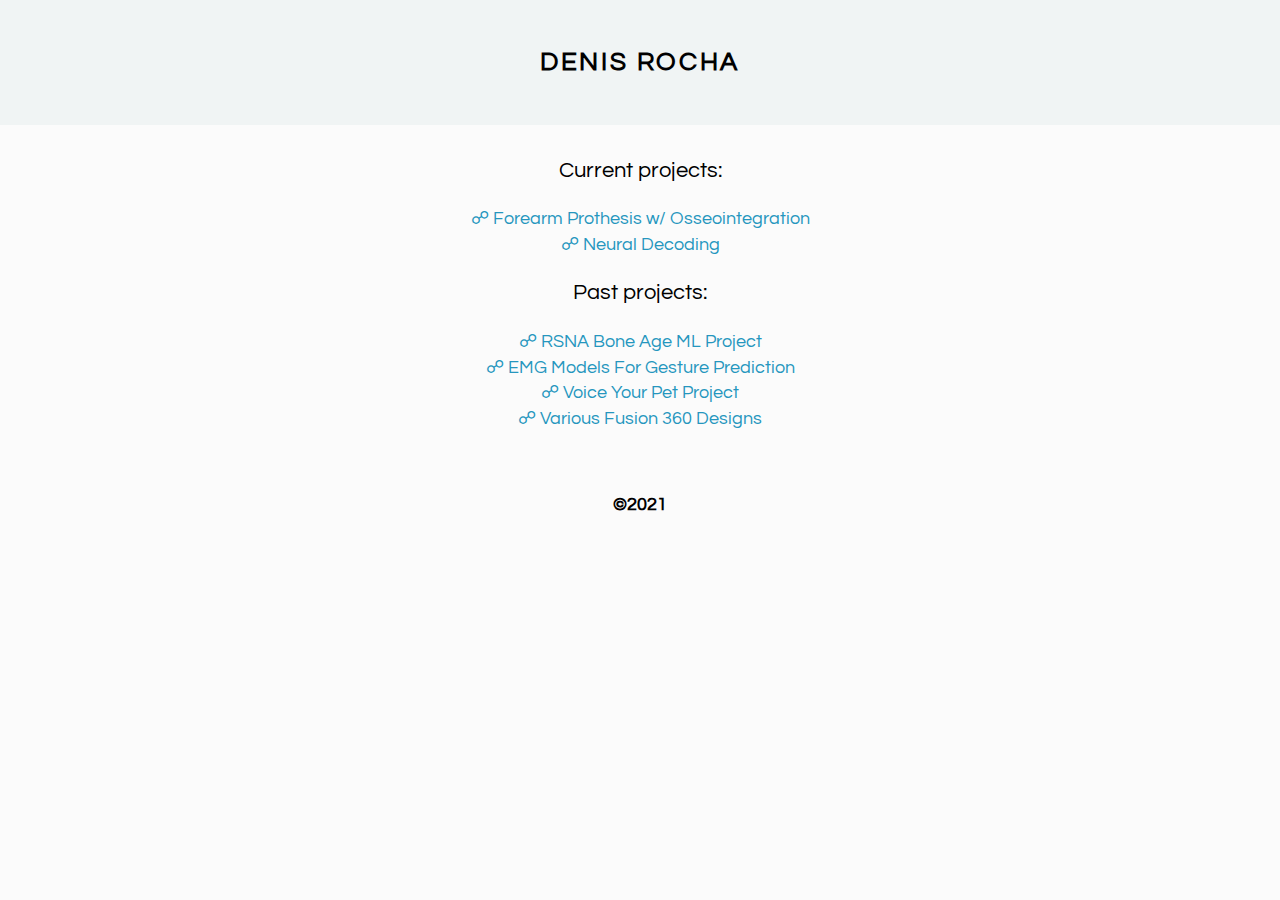
<file: index.html>
<!DOCTYPE html>
<html lang="en">
<head>
  <title style="color:blue"> Denis Rocha </title>
  <link href='https://fonts.googleapis.com/css?family=Questrial' rel='stylesheet'>
  <meta charset="utf-8">
  <meta name="viewport" content="width=device-width, initial-scale=1">
  <link rel="stylesheet" href="https://maxcdn.bootstrapcdn.com/bootstrap/3.4.1/css/bootstrap.min.css">
  <link href ="styles_index.css" rel = "stylesheet" type = "text/css">
  <script src="https://ajax.googleapis.com/ajax/libs/jquery/3.5.1/jquery.min.js"></script>
  <script src="https://maxcdn.bootstrapcdn.com/bootstrap/3.4.1/js/bootstrap.min.js"></script>
</head>
<body>

<div id="parte_cima"   class="jumbotron text-center">
  <h1 id="nome"> DENIS ROCHA </h1>
</div>

<div style="text-align:center;">
	<div id='tudo'>
      <p id="subtitulo">Current projects:</p>
      <br>
      <a href="forearm.html" id="link"> &#9741; Forearm Prothesis w/ Osseointegration </a>
      <br>
      <a href="neud.html" id="link"> &#9741; Neural Decoding </a>
      <br>
      <br>



		  <p id="subtitulo">Past projects:</p>
			<br>
			<a href="rsna.html" id="link"> &#9741; RSNA Bone Age ML Project </a>
			<br>
      <a href="emg.html" id="link"> &#9741; EMG Models For Gesture Prediction </a>
			<br>
			<a href="pet.html" id="link"> &#9741; Voice Your Pet Project </a>
			<br>
			<a href="fusion.html" id="link"> &#9741; Various Fusion 360 Designs </a>

			<br>
			<br>
			<br>
			<br>
			<label id="data" for="works"> &copy2021 </label>



	</div>
</div>
</file>
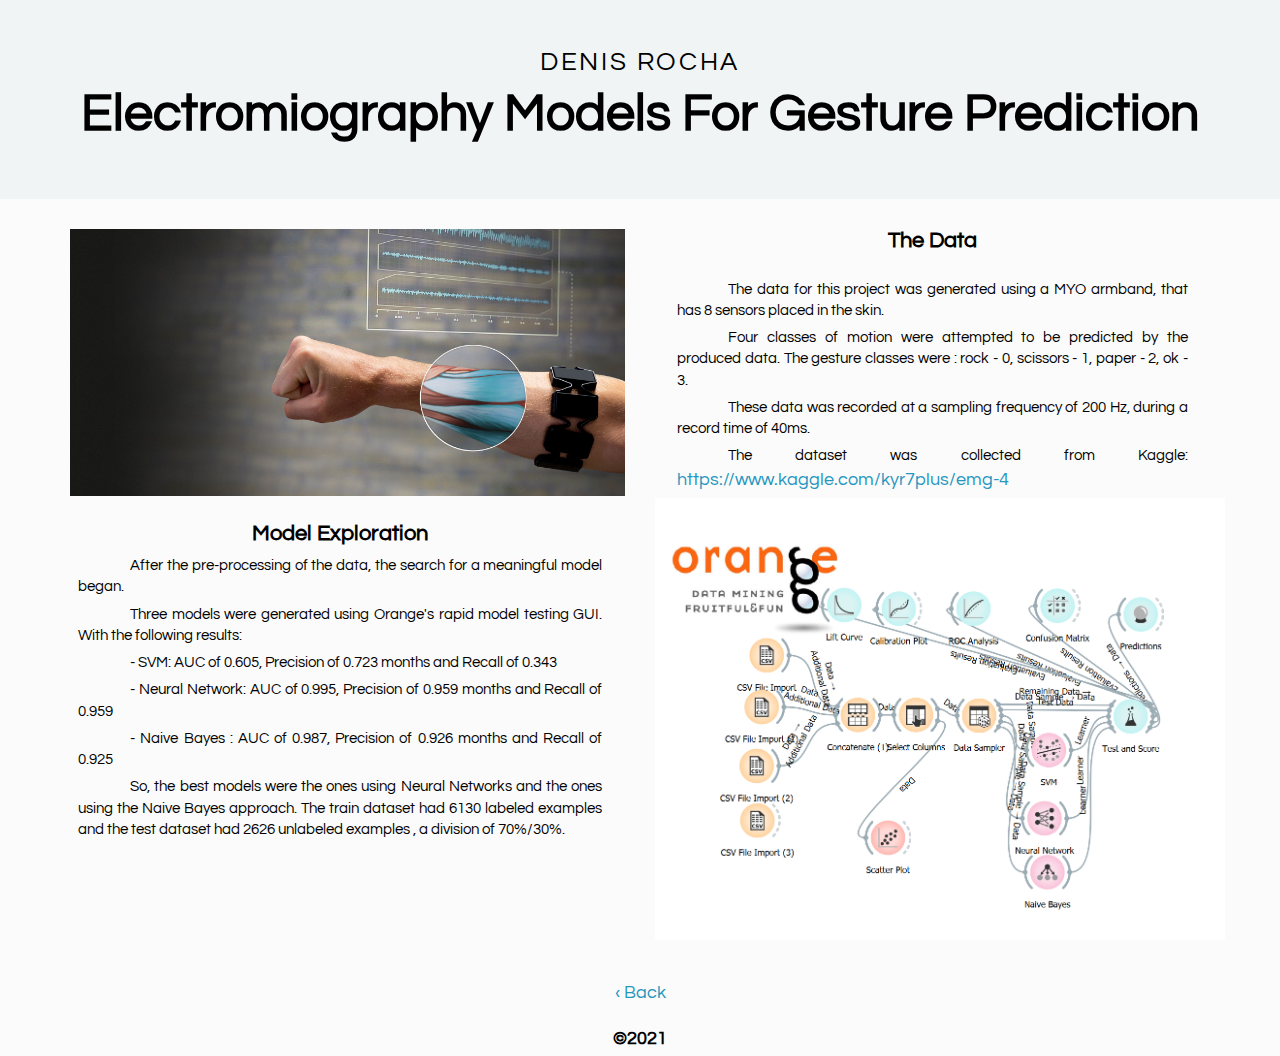
<file: emg.html>
<!DOCTYPE html>
<html lang="en">
<head>
  <title style="color:blue"> EMG Models for Gesture Prediciton </title>
  <link href='https://fonts.googleapis.com/css?family=Questrial' rel='stylesheet'>
  <meta charset="utf-8">
  <meta name="viewport" content="width=device-width, initial-scale=1">
  <link rel="stylesheet" href="https://maxcdn.bootstrapcdn.com/bootstrap/3.4.1/css/bootstrap.min.css">
  <link href ="styles_emg.css" rel = "stylesheet" type = "text/css">
  <script src="https://ajax.googleapis.com/ajax/libs/jquery/3.5.1/jquery.min.js"></script>
  <script src="https://maxcdn.bootstrapcdn.com/bootstrap/3.4.1/js/bootstrap.min.js"></script>
</head>
<body>

<div id="parte_cima"   class="jumbotron text-center">
  <h1 id="nome"> DENIS ROCHA </h1>
  <p id="subtitulo"> Electromiography Models For Gesture Prediction  </p>
</div>

<div id="parte_baixo"  class="container">
  <div class="row">


    <!-- 1 -->
    <div class="col-sm-6">
        <img src="myo_armband.jpg" alt="png" style="width:100%;height:100%;">
    </div>
    <div class="col-sm-6">
      <h3  id="titulo_texto" > The Data </h3>
      <br>
      <p  id="texto"> The data for this project was generated using a MYO armband, that has 8 sensors placed in the skin. </p>
      <p  id="texto"> Four classes of motion were attempted to be predicted by the produced data. The gesture classes were : rock - 0, scissors - 1, paper - 2, ok - 3. </p>
      <p  id="texto"> These data was recorded at a sampling frequency of 200 Hz, during a record time of 40ms. </p>

      <p  id="texto"> The dataset was collected from Kaggle: <a href="https://www.kaggle.com/kyr7plus/emg-4" id="link"> https://www.kaggle.com/kyr7plus/emg-4 </a>
      </p>
    </div>




      <div class="row">
    <!-- 3 -->
    <div class="col-lg-6">
      <br>
      <p id="titulo_texto" > Model Exploration </p>
      <p id="texto" > After the pre-processing of the data, the search for a meaningful model began. </p>
      <p id="texto" > Three models were generated using Orange's rapid model testing GUI. With the following results:  </p>
      <p id="texto" > - SVM: AUC of 0.605, Precision of 0.723 months and Recall of 0.343  </p>
      <p id="texto" > - Neural Network: AUC of 0.995, Precision of 0.959 months and Recall of 0.959  </p>
      <p id="texto" > - Naive Bayes :  AUC of 0.987, Precision of 0.926 months and Recall of 0.925   </p>
      <p id="texto" > So, the best models were the ones using Neural Networks and the ones using the Naive Bayes approach. The train dataset had 6130 labeled examples and the test dataset had 2626 unlabeled examples , a division of 70%/30%.   </p>


    </div>


    <!-- 4 -->
    <div class="col-lg-6">
        <img src="model_emg-ed.png" alt="png" style="width:100%;height:100%;">
      </div>

  </div>
    </div>

  </div>


<div style="text-align:center;">
			<br>
			<br>
			<a href="index.html" id="link"> &#x2039; Back </a>

			<br>
			<br>
			<label id="data" for="works"> &copy2021 </label>
</div>
</body>
</html>
</file>
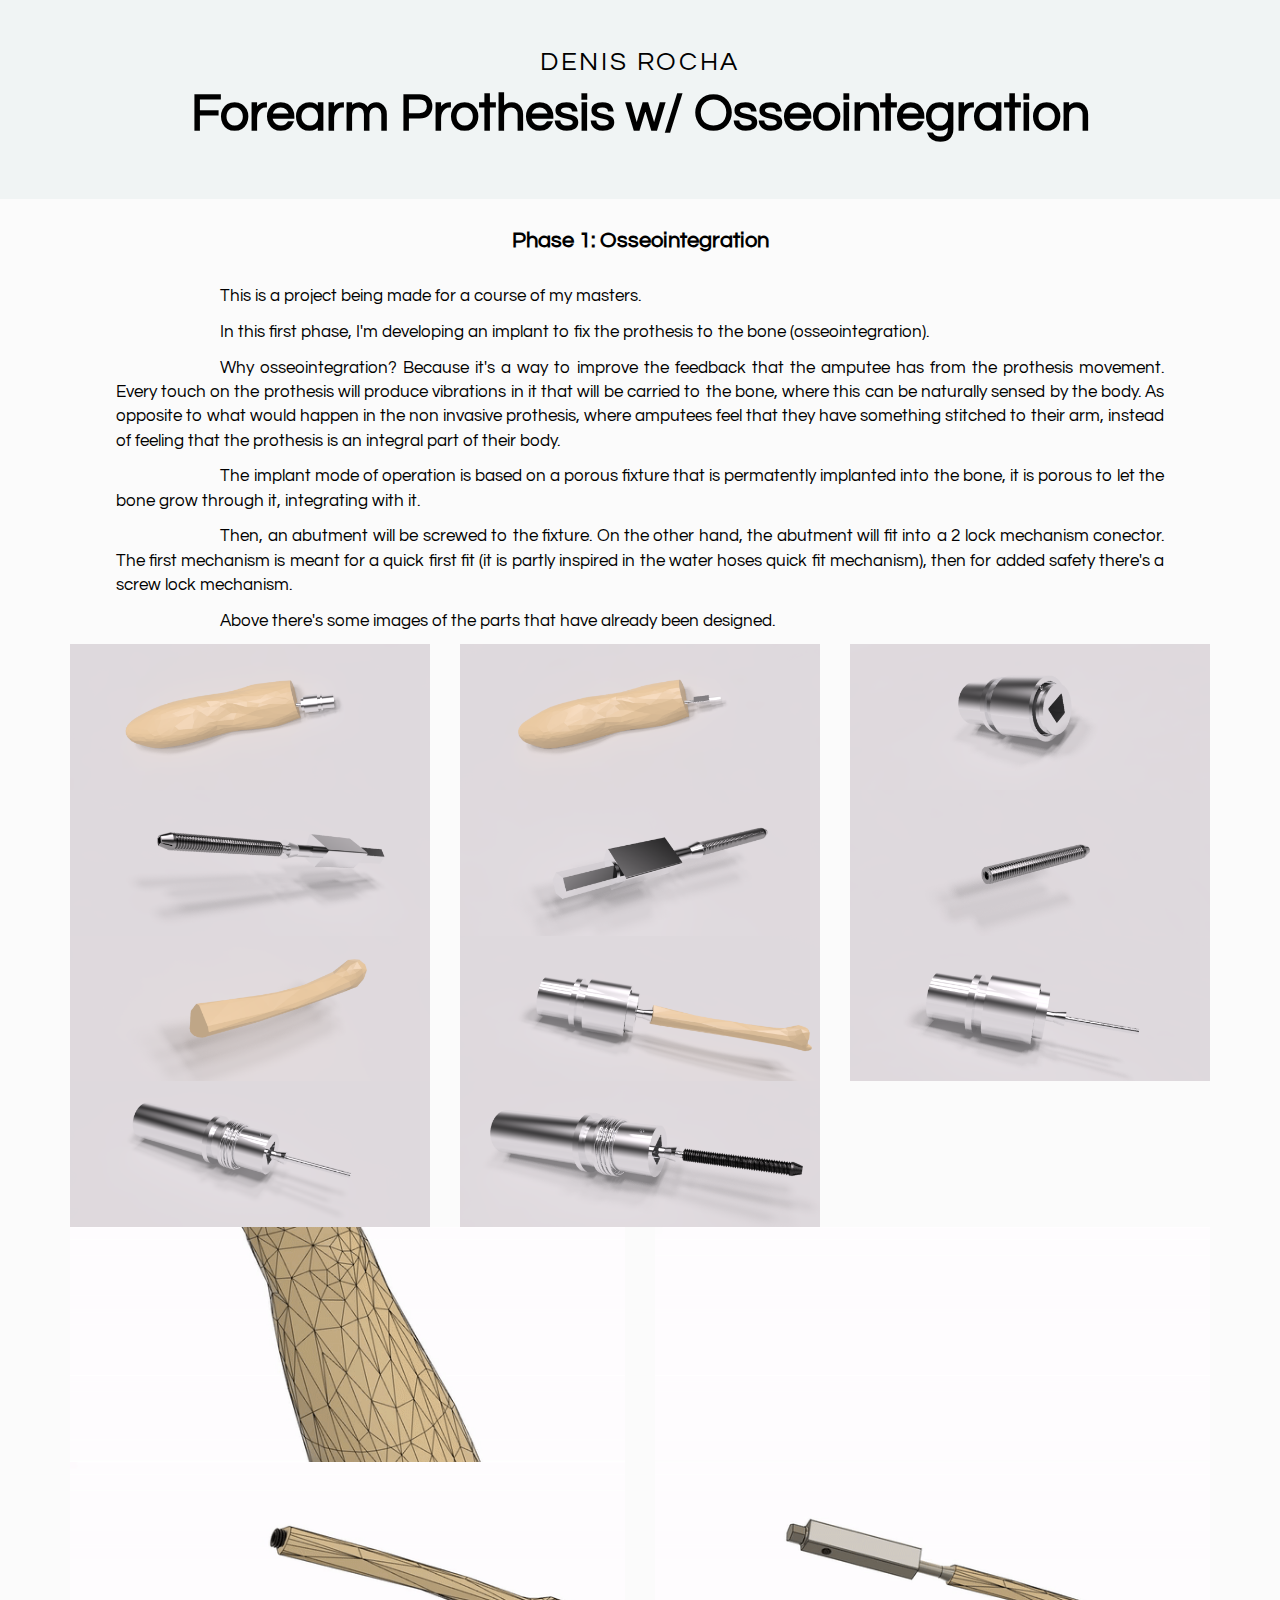
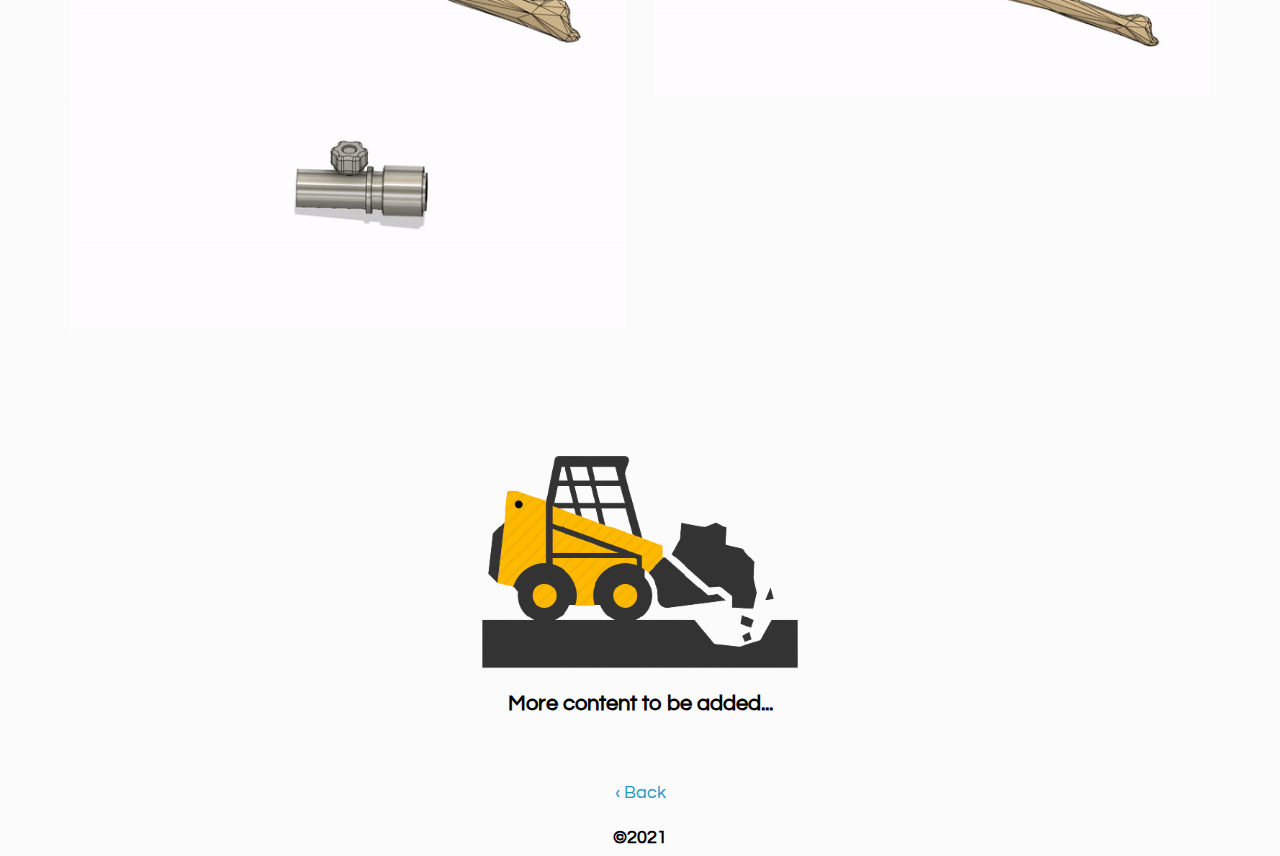
<file: forearm.html>
<!DOCTYPE html>
<html lang="en">
<head>
    <title style="color:blue"> Forearm Prothesis w/ Osseointegration </title>
  <link href='https://fonts.googleapis.com/css?family=Questrial' rel='stylesheet'>
  <meta charset="utf-8">
  <meta name="viewport" content="width=device-width, initial-scale=1">
  <link rel="stylesheet" href="https://maxcdn.bootstrapcdn.com/bootstrap/3.4.1/css/bootstrap.min.css">
  <link href ="styles_pet.css" rel = "stylesheet" type = "text/css">
  <script src="https://ajax.googleapis.com/ajax/libs/jquery/3.5.1/jquery.min.js"></script>
  <script src="https://maxcdn.bootstrapcdn.com/bootstrap/3.4.1/js/bootstrap.min.js"></script>
</head>
<body>

<div id="parte_cima"   class="jumbotron text-center">
  <h1 id="nome"> DENIS ROCHA </h1>
  <p id="subtitulo"> Forearm Prothesis w/ Osseointegration </p>
</div>

<div id="parte_baixo"  class="container">
  <div class="row">

    <div class="col-sm-12">
      <h3  id="titulo_texto" > Phase 1: Osseointegration </h3>
      <br>
      <p  id="texto"> This is a project being made for a course of my masters. </p>
       <p  id="texto"> In this first phase, I'm developing an implant to fix the prothesis to the bone (osseointegration). </p>
       <p  id="texto"> Why osseointegration? Because it's a way to improve the feedback that the amputee has from the prothesis movement. Every touch on the prothesis will produce vibrations in it that will be carried to the bone, where this can be naturally sensed by the body. As opposite to what would happen in the non invasive prothesis, where amputees feel that they have something stitched to their arm, instead of feeling that the prothesis is an integral part of their body. </p>
       <p  id="texto"> The implant mode of operation is based on a porous fixture that is permatently implanted into the bone, it is porous to let the bone grow through it, integrating with it. </p>
       <p  id="texto"> Then, an abutment will be screwed to the fixture. On the other hand, the abutment will fit into a 2 lock mechanism conector. The first mechanism is meant for a quick first fit (it is partly inspired in the water hoses quick fit mechanism), then for added safety there's a screw lock mechanism.  </p>
       <p  id="texto"> Above there's some images of the parts that have already been designed. </p>
    </div>
    </div>

    <div class="row">

    <div class="col-sm-4"> <img src="osseo (1).png" alt="png" style="width:100%;height:100%;"> </div>
    <div class="col-sm-4"> <img src="osseo (2).png" alt="png" style="width:100%;height:100%;"> </div>
    <div class="col-sm-4"> <img src="osseo (3).png" alt="png" style="width:100%;height:100%;"> </div>
    <div class="col-sm-4"> <img src="osseo (4).png" alt="png" style="width:100%;height:100%;"> </div>
    <div class="col-sm-4"> <img src="osseo (5).png" alt="png" style="width:100%;height:100%;"> </div>
    <div class="col-sm-4"> <img src="osseo (6).png" alt="png" style="width:100%;height:100%;"> </div>
    <div class="col-sm-4"> <img src="osseo (7).png" alt="png" style="width:100%;height:100%;"> </div>
    <div class="col-sm-4"> <img src="osseo (8).png" alt="png" style="width:100%;height:100%;"> </div>
    <div class="col-sm-4"> <img src="osseo (9).png" alt="png" style="width:100%;height:100%;"> </div>
    <div class="col-sm-4"> <img src="osseo (10).png" alt="png" style="width:100%;height:100%;"> </div>
    <div class="col-sm-4"> <img src="osseo (11).png" alt="png" style="width:100%;height:100%;"> </div>



    </div>

    <div class="row">
      <div class="col-lg-6"> <img src="lesao_v2_gif.gif" alt="gif" style="width:100%;height:100%;"></div>
      <div class="col-lg-6"> <img src="fixture_gif.gif" alt="gif" style="width:100%;height:100%;"></div>
      <div class="col-lg-6"> <img src="abutment_gif.gif" alt="gif" style="width:100%;height:100%;"></div>
      <div class="col-lg-6"> <img src="conetor_gif.gif" alt="gif" style="width:100%;height:100%;"></div>
      <div class="col-lg-6"> <img src="exploding conector_Trim_gif.gif" alt="gif" style="width:100%;height:100%;"></div>
   </div>




  <div class="row">
      <div class="col-sm-4"></div>



    <div class="col-sm-4">
        <img src="bobcat-nobg.png" alt="png" style="width:100%;height:100%;">
    </div>

  </div>

  <div class="row">
    <div class="col-sm-4"></div>

  <div class="col-sm-4">
    <h3  id="titulo_texto" > More content to be added... </h3>
    <br>
    <p  id="texto">  </p>

  </div>
  </div>



</div>

<div style="text-align:center;">
			<br>
			<br>
			<a href="index.html" id="link"> &#x2039; Back </a>

			<br>
			<br>
			<label id="data" for="works"> &copy2021 </label>
</div>
</body>
</html>
</file>
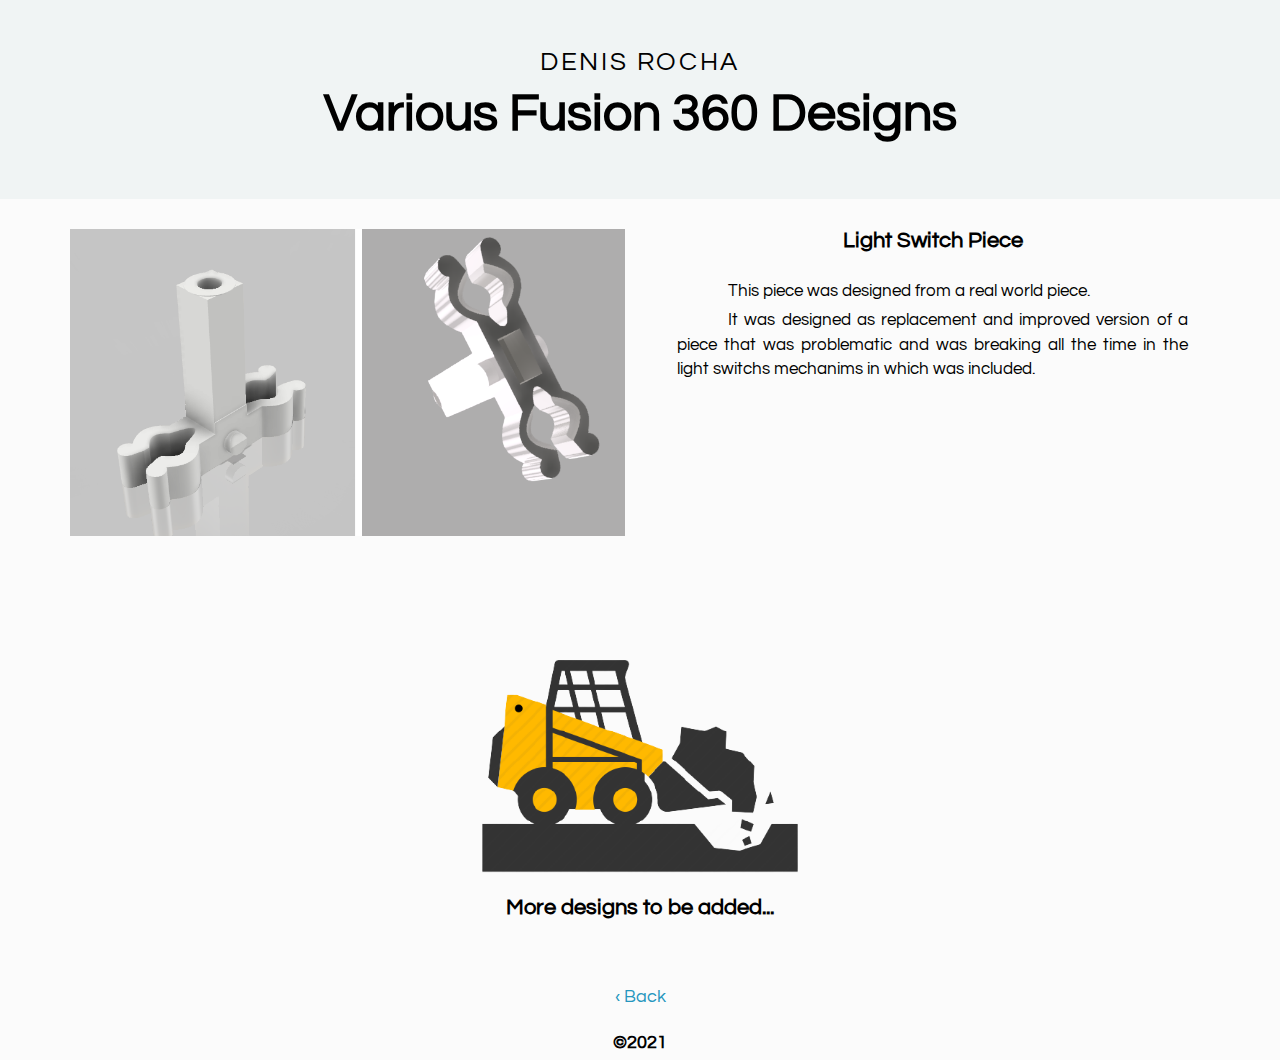
<file: fusion.html>
<!DOCTYPE html>
<html lang="en">
<head>
    <title style="color:blue"> Various Fusion 360 Designs </title>
  <link href='https://fonts.googleapis.com/css?family=Questrial' rel='stylesheet'>
  <meta charset="utf-8">
  <meta name="viewport" content="width=device-width, initial-scale=1">
  <link rel="stylesheet" href="https://maxcdn.bootstrapcdn.com/bootstrap/3.4.1/css/bootstrap.min.css">
  <link href ="styles_pet.css" rel = "stylesheet" type = "text/css">
  <script src="https://ajax.googleapis.com/ajax/libs/jquery/3.5.1/jquery.min.js"></script>
  <script src="https://maxcdn.bootstrapcdn.com/bootstrap/3.4.1/js/bootstrap.min.js"></script>
</head>
<body>

<div id="parte_cima"   class="jumbotron text-center">
  <h1 id="nome"> DENIS ROCHA </h1>
  <p id="subtitulo">Various Fusion 360 Designs </p>
</div>

<div id="parte_baixo"  class="container">
  <div class="row">

    <div class="col-sm-6">
        <img src="pecas.png" alt="png" style="width:100%;height:100%;">
    </div>
    <div class="col-sm-6">
      <h3  id="titulo_texto" > Light Switch Piece </h3>
      <br>
      <p  id="texto"> This piece was designed from a real world piece. </p>
       <p  id="texto">  It was designed as replacement and improved version of a piece that was problematic and was breaking all the time in the light switchs mechanims in which was included. </p>


    </div>
    </div>

  <div class="row">
      <div class="col-sm-4"></div>



    <div class="col-sm-4">
        <img src="bobcat-nobg.png" alt="png" style="width:100%;height:100%;">
    </div>

  </div>

  <div class="row">
    <div class="col-sm-4"></div>

  <div class="col-sm-4">
    <h3  id="titulo_texto" > More designs to be added... </h3>
    <br>
    <p  id="texto">  </p>

  </div>
  </div>



</div>

<div style="text-align:center;">
			<br>
			<br>
			<a href="index.html" id="link"> &#x2039; Back </a>

			<br>
			<br>
			<label id="data" for="works"> &copy2021 </label>
</div>
</body>
</html>
</file>
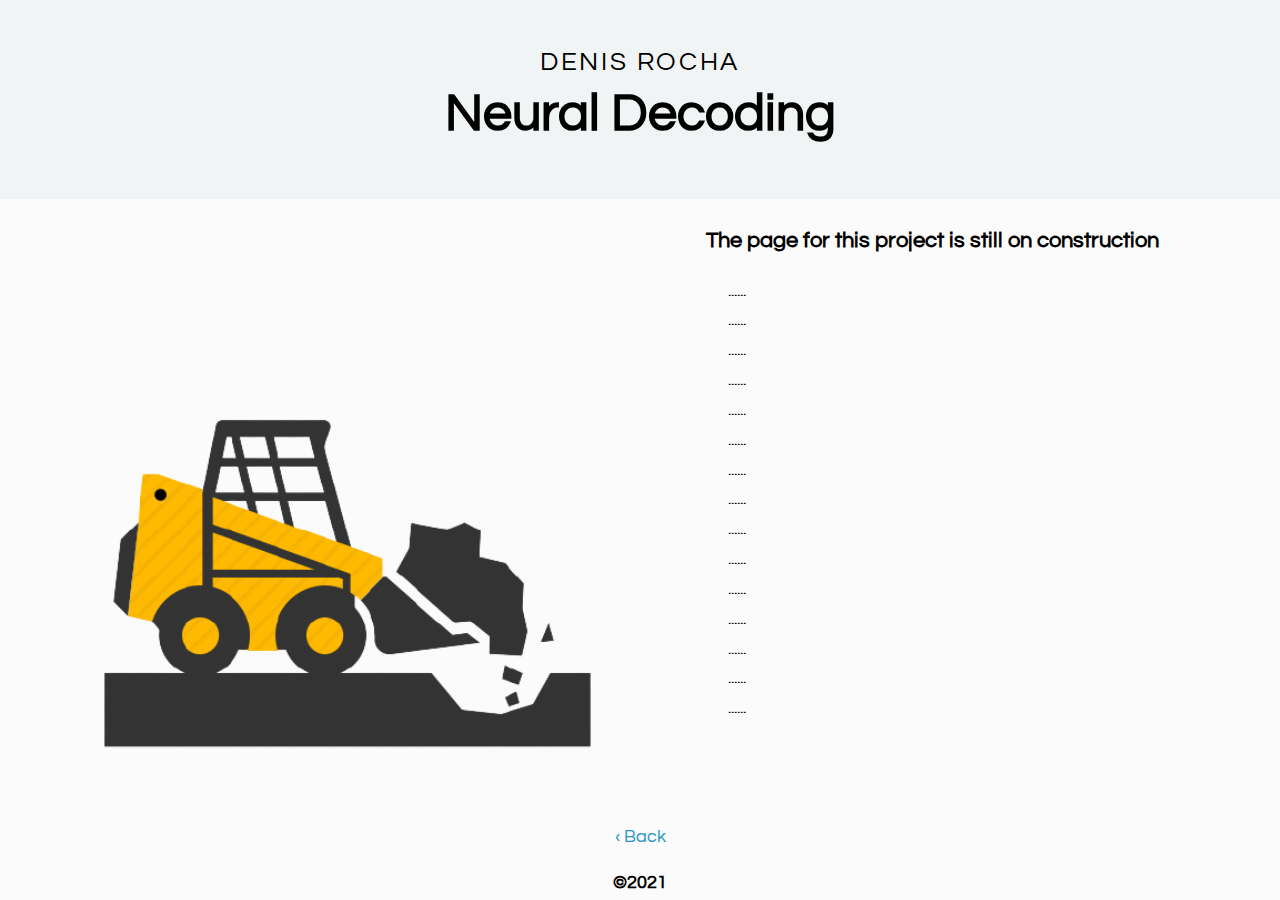
<file: neud.html>
<!DOCTYPE html>
<html lang="en">
<head>
    <title style="color:blue"> Neural Decoding </title>
  <link href='https://fonts.googleapis.com/css?family=Questrial' rel='stylesheet'>
  <meta charset="utf-8">
  <meta name="viewport" content="width=device-width, initial-scale=1">
  <link rel="stylesheet" href="https://maxcdn.bootstrapcdn.com/bootstrap/3.4.1/css/bootstrap.min.css">
  <link href ="styles_pet.css" rel = "stylesheet" type = "text/css">
  <script src="https://ajax.googleapis.com/ajax/libs/jquery/3.5.1/jquery.min.js"></script>
  <script src="https://maxcdn.bootstrapcdn.com/bootstrap/3.4.1/js/bootstrap.min.js"></script>
</head>
<body>

<div id="parte_cima"   class="jumbotron text-center">
  <h1 id="nome"> DENIS ROCHA </h1>
  <p id="subtitulo">Neural Decoding</p>
</div>

<div id="parte_baixo"  class="container">
  <div class="row">
    <div class="col-sm-6">
        <img src="bobcat-nobg.png" alt="png" style="width:100%;height:100%;">
    </div>
    <div class="col-sm-6">
      <h3  id="titulo_texto" > The page for this project is still on construction </h3>
      <br>
      <p  id="texto"> ...... </p>
      <p  id="texto"> ...... </p>
      <p  id="texto"> ...... </p>
      <p  id="texto"> ...... </p>
      <p  id="texto"> ...... </p>
      <p  id="texto"> ...... </p>
      <p  id="texto"> ...... </p>
      <p  id="texto"> ...... </p>
      <p  id="texto"> ...... </p>
      <p  id="texto"> ...... </p>
      <p  id="texto"> ...... </p>
      <p  id="texto"> ...... </p>
      <p  id="texto"> ...... </p>
      <p  id="texto"> ...... </p>
      <p  id="texto"> ...... </p>
    </div>


  </div>
</div>

<div style="text-align:center;">
			<br>
			<br>
			<a href="index.html" id="link"> &#x2039; Back </a>

			<br>
			<br>
			<label id="data" for="works"> &copy2021 </label>
</div>
</body>
</html>
</file>
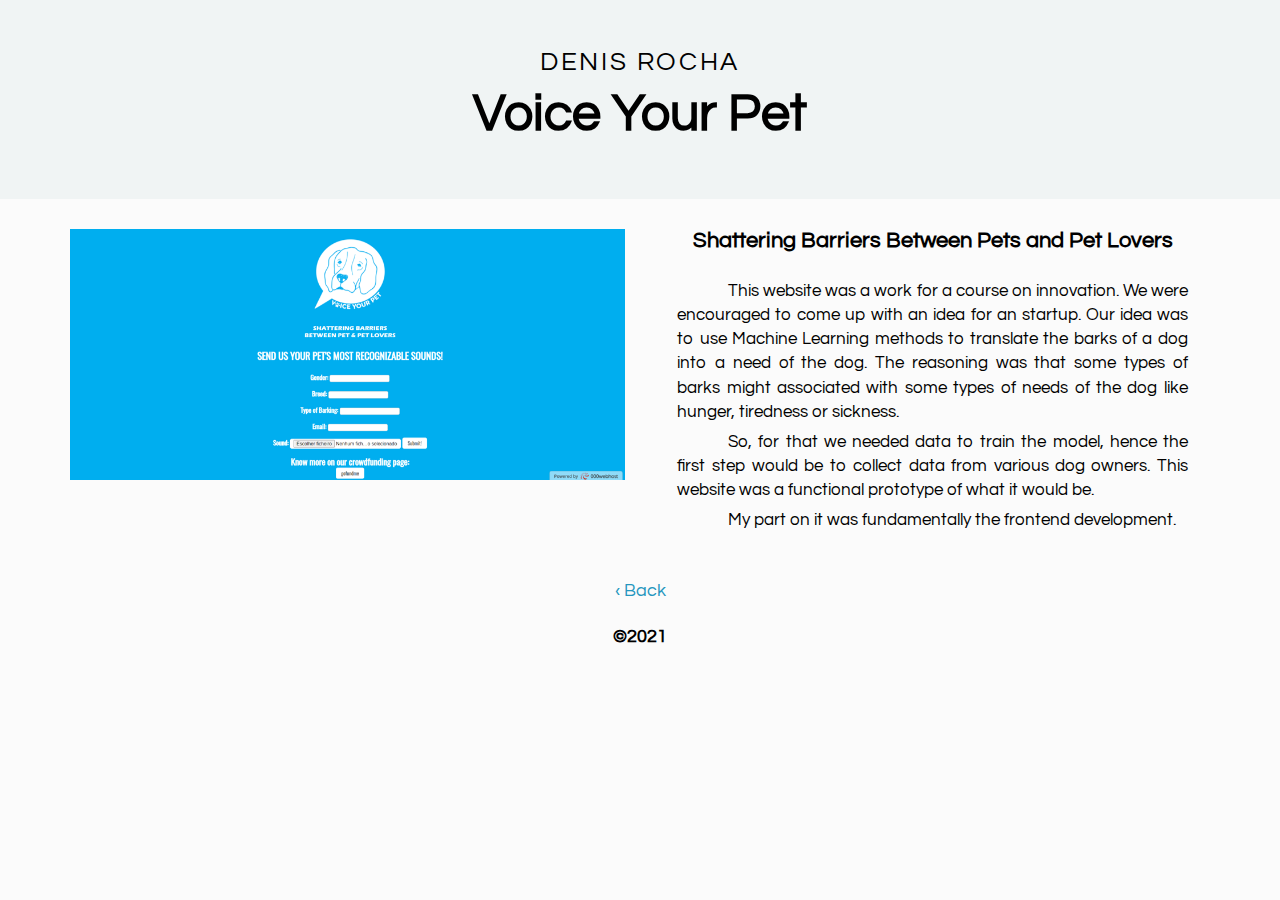
<file: pet.html>
<!DOCTYPE html>
<html lang="en">
<head>
  <title style="color:blue"> Voice Your Pet </title>
  <link href='https://fonts.googleapis.com/css?family=Questrial' rel='stylesheet'>
  <meta charset="utf-8">
  <meta name="viewport" content="width=device-width, initial-scale=1">
  <link rel="stylesheet" href="https://maxcdn.bootstrapcdn.com/bootstrap/3.4.1/css/bootstrap.min.css">
  <link href ="styles_pet.css" rel = "stylesheet" type = "text/css">
  <script src="https://ajax.googleapis.com/ajax/libs/jquery/3.5.1/jquery.min.js"></script>
  <script src="https://maxcdn.bootstrapcdn.com/bootstrap/3.4.1/js/bootstrap.min.js"></script>
</head>
<body>

<div id="parte_cima"   class="jumbotron text-center">
  <h1 id="nome"> DENIS ROCHA </h1>
  <p id="subtitulo">Voice Your Pet</p>
</div>

<div id="parte_baixo"  class="container">
  <div class="row">
    <div class="col-sm-6">
        <img src="voiceyourpet_website.png" alt="png" style="width:100%;height:100%;">
    </div>
    <div class="col-sm-6">
      <h3  id="titulo_texto" > Shattering Barriers Between Pets and Pet Lovers </h3>
      <br>
      <p  id="texto"> This website was a work for a course on innovation. We were encouraged to come up with an idea for an startup. Our idea was to use Machine Learning methods to translate the barks of a dog into a need of the dog. The reasoning was that some types of barks might associated with some types of needs of the dog like hunger, tiredness or sickness. </p>
      <p  id="texto"> So, for that we needed data to train the model, hence the first step would be to collect data from various dog owners. This website was a functional prototype of what it would be. </p>
      <p  id="texto"> My part on it was fundamentally the frontend development. </p>
    </div>


  </div>
</div>

<div style="text-align:center;">
			<br>
			<br>
			<a href="index.html" id="link"> &#x2039; Back </a>

			<br>
			<br>
			<label id="data" for="works"> &copy2021 </label>
</div>
</body>
</html>
</file>
<file: styles_index.css>
body{
    background-color: #FBFBFB;
}

#parte_cima{
    background-color:  rgb(240,244,244);
}

#parte_baixo{
    background-color: #FBFBFB;
}




#tudo{
    /*height:80%;
    width:100%;*/
    margin: auto;
}


#nome{
  text-align:center;
  font-family: 'Questrial';font-size: 28px;
	font-size: 26px;
  letter-spacing: 0.1em;
  /*word-spacing: 0.3em;*/
	color: black;
	font-weight: bold;
  margin:0
}

#subtitulo{
  text-align:center;
  font-family: 'Questrial';
	font-size: 22px;
  /*letter-spacing: 0.1em;*/
	color: black;
	/*font-weight: bold;*/
  margin:0;
}

#texto {
  font-family: 'Questrial';
  font-size: 17px;
  color: black;

}


#data {
  font-family: 'Questrial';
  font-size: 16px;
  /*font-weight: bold;*/
  color: black;
  font-size:18px;
}

#link {
  font-family: 'Questrial';
  font-size: 16px;
  /*font-weight: bold;*/
  color: rgb(37, 150, 190);
  font-size:18px;
}


#button{
  color: rgb(37, 150, 190);
  font-size:20px;
  text-decoration: underline;
  background-color: Transparent;
  background-repeat:no-repeat;
  border: none;
  cursor:pointer;
  overflow: hidden;
  outline:none;
}
</file>
<file: styles_emg.css>
body{
    background-color: #FBFBFB;
}

#parte_cima{
    background-color:  rgb(240,244,244);
}

#parte_baixo{
    background-color: #FBFBFB;
}


#tudo{
    /*height:80%;
    width:100%;*/
    margin: auto;
}


#nome{
  text-align:center;
  font-family: 'Questrial';font-size: 22px;
	font-size: 26px;
  letter-spacing: 0.1em;
  /*word-spacing: 0.3em;*/
	color: black;

  margin:0
}

#subtitulo{
  text-align:center;
  font-family: 'Questrial';
	font-size: 52px;
  /*letter-spacing: 0.1em;*/
	color: black;
	font-weight: bold;
  margin:0;
}

#titulo_texto {
  text-align:center;
  font-family: 'Questrial';
  font-size: 22px;
    color: black;
    margin:0;
    font-weight: bold;
}

#texto {
  text-align:center;
  font-family: 'Questrial';
  font-size: 15px;
   color: black;
   margin:1%;
   margin-right: 4%;
   margin-left: 4%;
   text-align: justify;
 text-justify: inter-word;
 text-indent:10%;
}


#data {
  font-family: 'Questrial';
  font-size: 16px;
  /*font-weight: bold;*/
  color: black;
  font-size:18px;
}

#link {
  font-family: 'Questrial';
  font-size: 16px;
  /*font-weight: bold;*/
  color: rgb(37, 150, 190);
  font-size:18px;
}


body,html{padding:0; margin:0;height:100%;width:100%;}

#top{
  /*background-color:red;*/
  height:15%;
}

#bottom{
  display: flex;
  flex-wrap:wrap;
  height:85%;
  /*background-color:blue;*/
}


#bottom > *{
  flex-basis: auto;
  width:50%;
  box-sizing:border-box;
  /* border:1px solid black; */
}
</file>
<file: styles_pet.css>
body{
    background-color: #FBFBFB;
}

#parte_cima{
    background-color:  rgb(240,244,244);
}

#parte_baixo{
    background-color: #FBFBFB;
}


#tudo{
    /*height:80%;
    width:100%;*/
    margin: auto;
}


#nome{
  text-align:center;
  font-family: 'Questrial';font-size: 22px;
	font-size: 26px;
  letter-spacing: 0.1em;
  /*word-spacing: 0.3em;*/
	color: black;

  margin:0
}

#subtitulo{
  text-align:center;
  font-family: 'Questrial';
	font-size: 52px;
  /*letter-spacing: 0.1em;*/
	color: black;
	font-weight: bold;
  margin:0;
}

#titulo_texto {
  text-align:center;
  font-family: 'Questrial';
  font-size: 22px;
    color: black;
    margin:0;
    font-weight: bold;
}

#texto {
  text-align:center;
  font-family: 'Questrial';
  font-size: 17px;
   color: black;
   margin:1%;
   margin-right: 4%;
   margin-left: 4%;
   text-align: justify;
 text-justify: inter-word;
 text-indent:10%;
}


#data {
  font-family: 'Questrial';
  font-size: 16px;
  /*font-weight: bold;*/
  color: black;
  font-size:18px;
}

#link {
  font-family: 'Questrial';
  font-size: 16px;
  /*font-weight: bold;*/
  color: rgb(37, 150, 190);
  font-size:18px;
}


body,html{padding:0; margin:0;height:100%;width:100%;}

#top{
  /*background-color:red;*/
  height:15%;
}

#bottom{
  display: flex;
  flex-wrap:wrap;
  height:85%;
  /*background-color:blue;*/
}


#bottom > *{
  flex-basis: auto;
  width:50%;
  box-sizing:border-box;
  /* border:1px solid black; */
}
</file>
